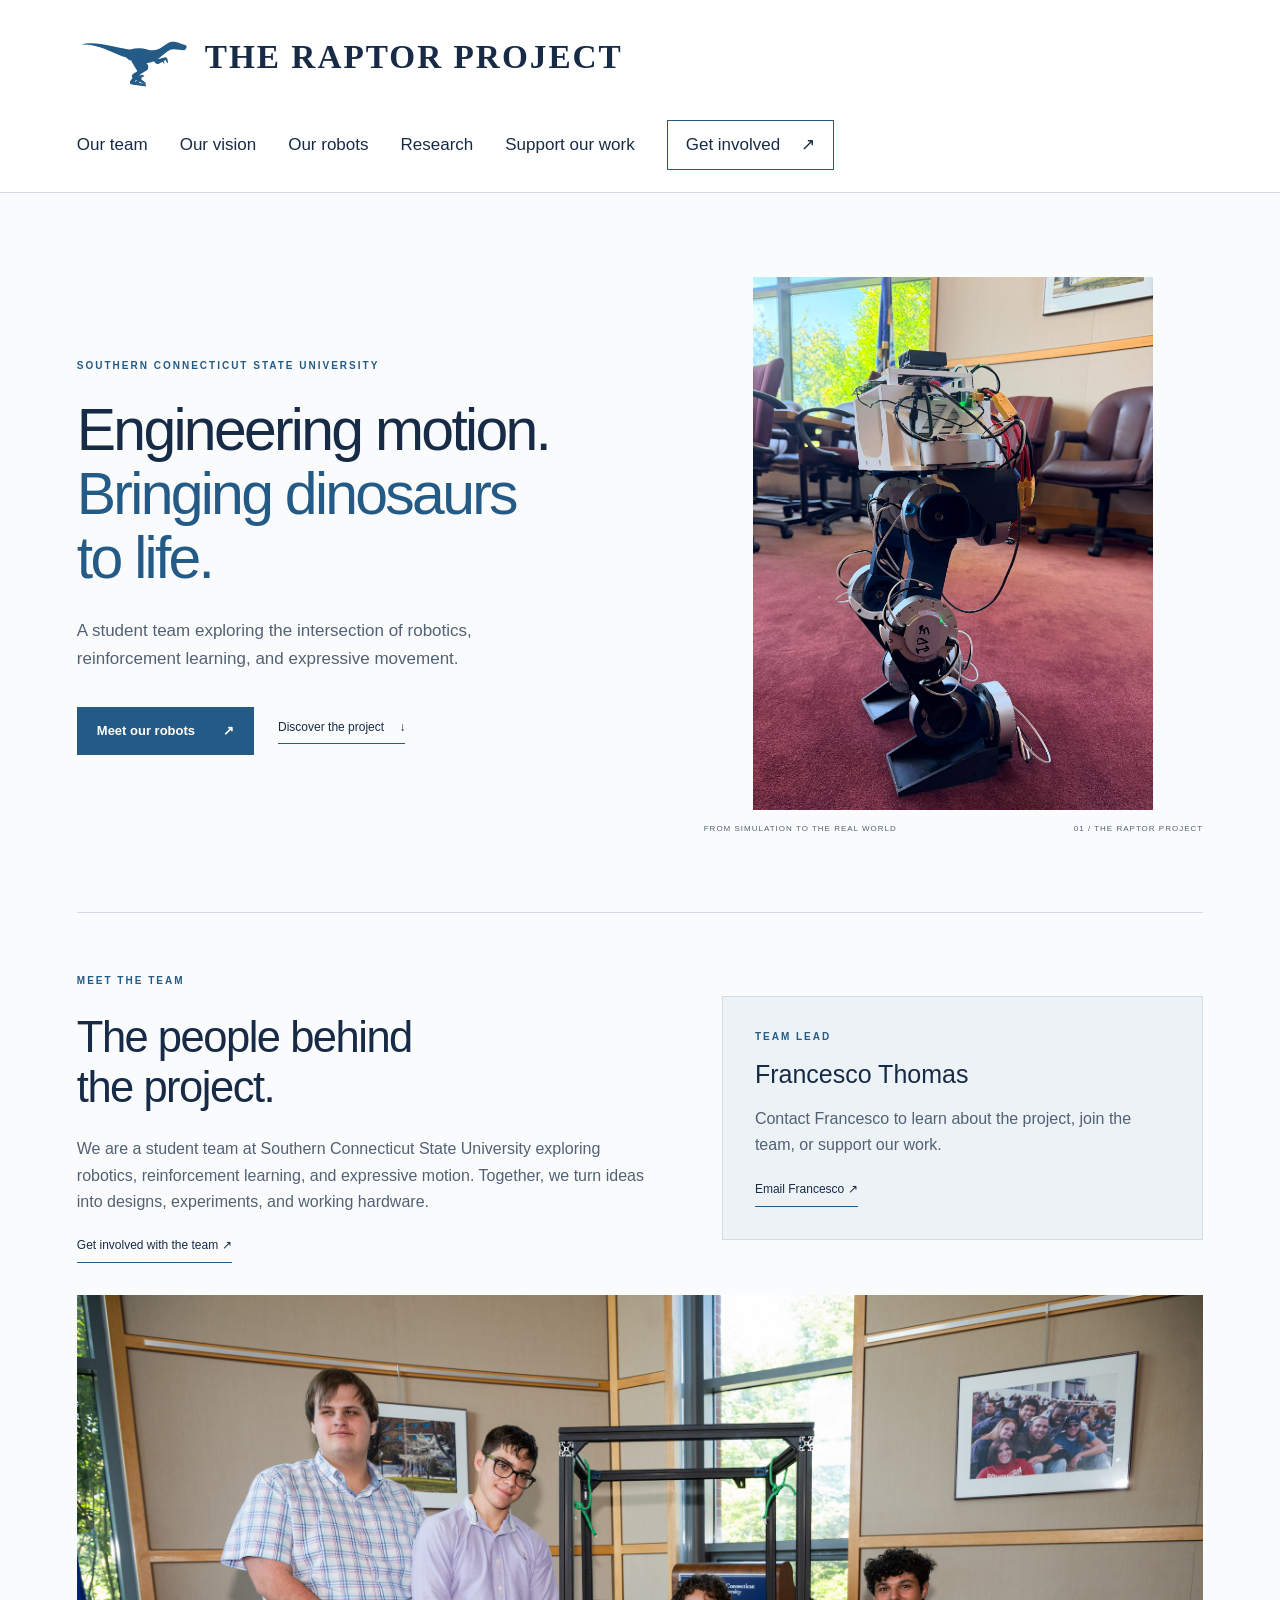
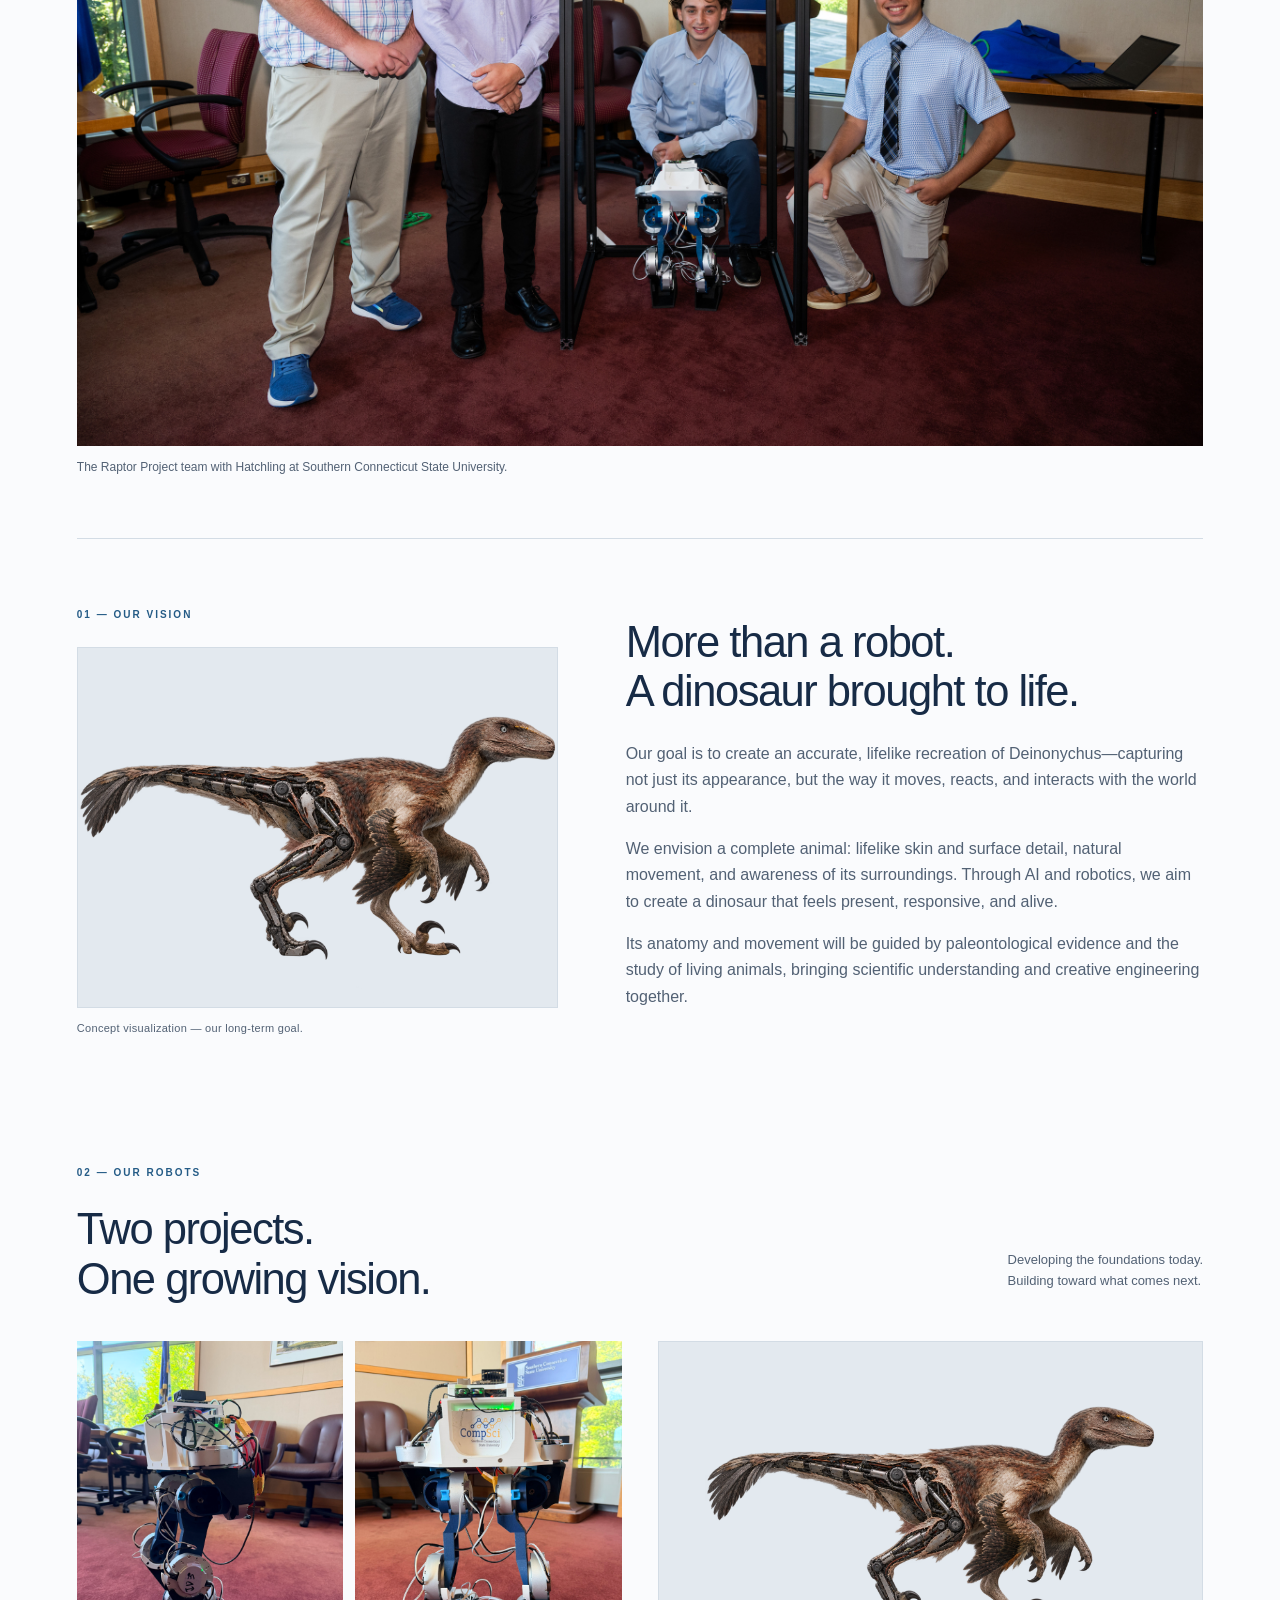
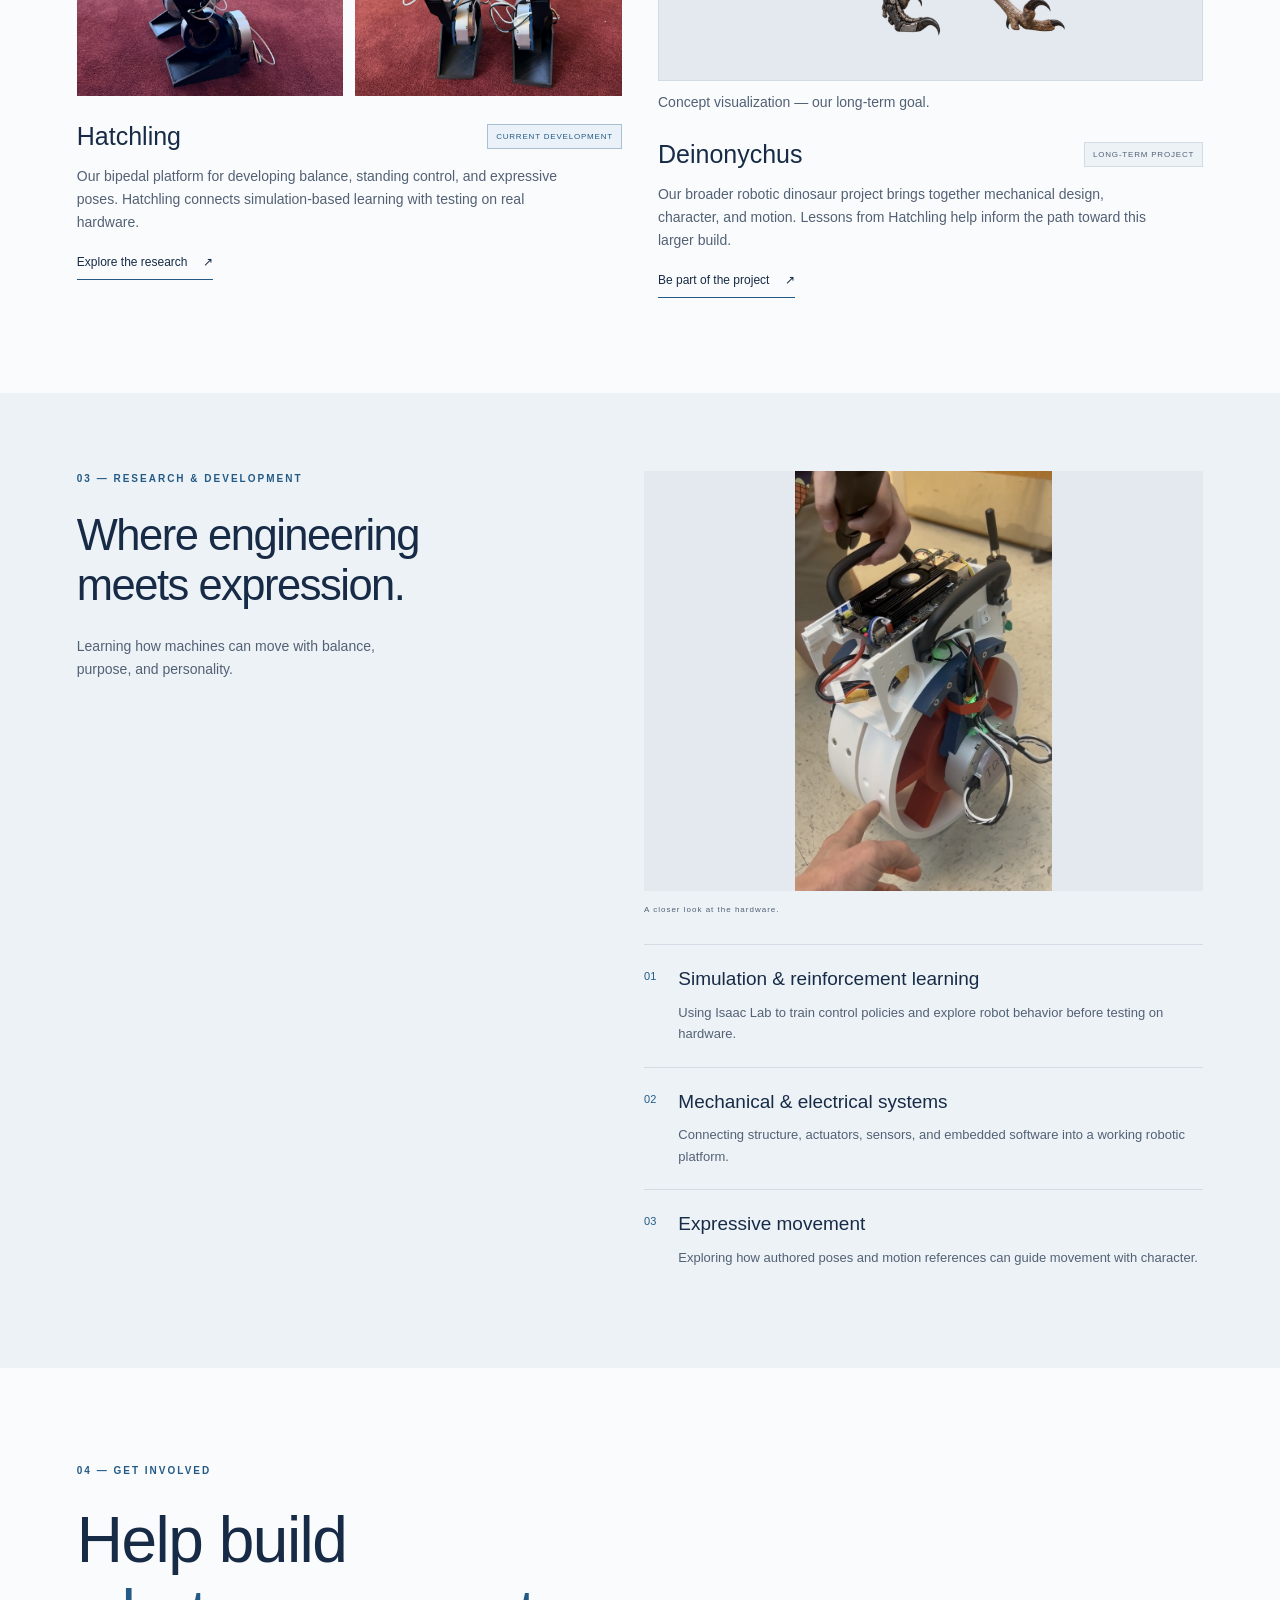
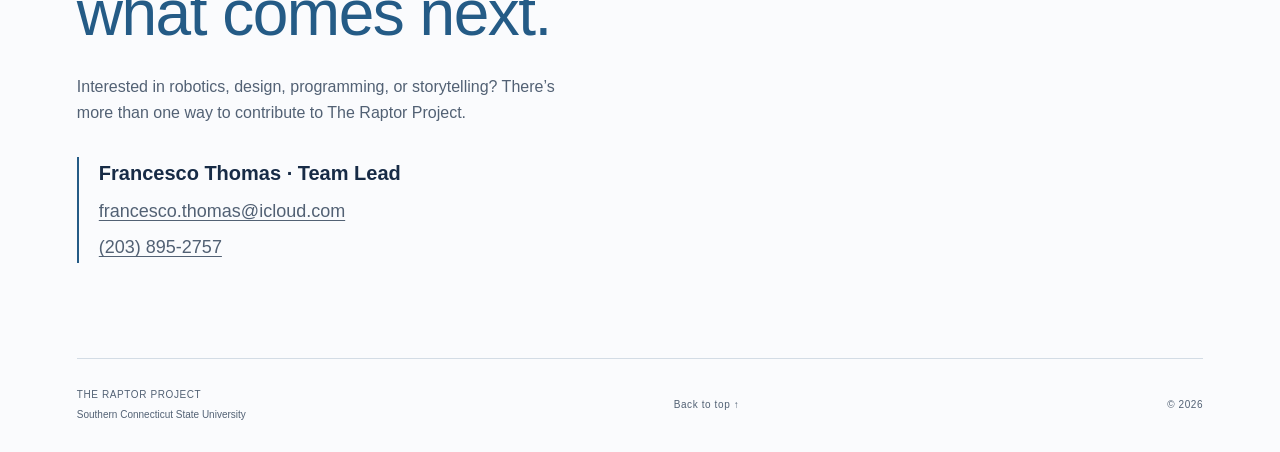
<file: index.html>
<!doctype html>
<html lang="en">
<head>
  <meta charset="UTF-8">
  <meta name="viewport" content="width=device-width, initial-scale=1">

  <meta
    name="description"
    content="Explore The Raptor Project's work in robotics, reinforcement learning, and expressive motion."
  >

  <title>The Raptor Project</title>

  <!-- Link preview: change the image URL below to choose a different photo. -->
  <meta property="og:type" content="website">
  <meta property="og:site_name" content="The Raptor Project">
  <meta property="og:title" content="The Raptor Project">
  <meta property="og:description" content="Explore The Raptor Project's work in robotics, reinforcement learning, and expressive motion.">
  <meta property="og:url" content="https://raptorproject.org/">
  <meta property="og:image" content="https://raptorproject.org/images/deinonychus-concept.png">
  <meta property="og:image:type" content="image/png">
  <meta property="og:image:width" content="1448">
  <meta property="og:image:height" content="1086">
  <meta property="og:image:alt" content="Concept visualization of a feathered robotic Deinonychus">
  <meta name="twitter:card" content="summary_large_image">
  <meta name="twitter:title" content="The Raptor Project">
  <meta name="twitter:description" content="Explore The Raptor Project's work in robotics, reinforcement learning, and expressive motion.">
  <meta name="twitter:image" content="https://raptorproject.org/images/deinonychus-concept.png">
  <meta name="twitter:image:alt" content="Concept visualization of a feathered robotic Deinonychus">

  <link rel="stylesheet" href="style.css">
  <script src="script.js" defer></script>
</head>

<body>
  <a class="skip-link" href="#main">Skip to content</a>

  <!-- HEADER AND NAVIGATION -->
  <div id="site-header"></div>

  <main id="main">

    <!-- HERO: MAIN HEADLINE AND ROBOT IMAGE -->
    <section class="hero wrap" id="home">
      <div class="hero-copy">
        <p class="eyebrow">
          SOUTHERN CONNECTICUT STATE UNIVERSITY
        </p>

        <h1>
          Engineering motion.<br>
          <span>
            Bringing dinosaurs<br>
            to life.
          </span>
        </h1>

        <p class="intro">
          A student team exploring the intersection of robotics,
          reinforcement learning, and expressive movement.
        </p>

        <div class="actions">
          <a class="button" href="#robots">
            Meet our robots
            <span aria-hidden="true">↗</span>
          </a>

          <a class="text-link" href="#mission">
            Discover the project
            <span aria-hidden="true">↓</span>
          </a>
        </div>
      </div>

      <figure class="hero-figure">
        <div class="image-frame hero-image">
            <img
              src="images/hatchling.png"
              alt="Hatchling bipedal robot standing on its two feet"
              fetchpriority="high"
              decoding="async"
            >
          </div>

        <figcaption>
          <span>FROM SIMULATION TO THE REAL WORLD</span>
          <span>01 / THE RAPTOR PROJECT</span>
        </figcaption>
      </figure>
    </section>

    <!-- TEAM: Add more member cards here as the team grows. -->
    <section id="team" class="team wrap" aria-labelledby="team-heading">
      <div>
        <p class="eyebrow">MEET THE TEAM</p>
        <h2 id="team-heading">The people behind<br>the project.</h2>
        <p>
          We are a student team at Southern Connecticut State University
          exploring robotics, reinforcement learning, and expressive motion.
          Together, we turn ideas into designs, experiments, and working hardware.
        </p>
        <a class="text-link" href="#contact">Get involved with the team ↗</a>
      </div>

      <div class="team-members">
        <article class="team-member">
          <p class="eyebrow">TEAM LEAD</p>
          <h3>Francesco Thomas</h3>
          <p>Contact Francesco to learn about the project, join the team, or support our work.</p>
          <a class="text-link" href="mailto:francesco.thomas@icloud.com">Email Francesco ↗</a>
        </article>
      </div>

      <!-- Current team photograph. Keep the full image visible. -->
      <figure class="team-photo">
        <img
          src="images/team.jpeg"
          alt="Four Raptor Project team members gathered around Hatchling and its testing frame"
          width="2400"
          height="1600"
          loading="lazy"
          decoding="async"
        >
        <figcaption>The Raptor Project team with Hatchling at Southern Connecticut State University.</figcaption>
      </figure>
    </section>

    <!-- OUR VISION -->
    <section id="mission" class="mission wrap">
      <div class="vision-visual">
        <p class="eyebrow">01 — OUR VISION</p>

        <figure class="vision-figure">
          <div class="image-frame vision-image">
            <img
              src="images/deinonychus-concept.png"
              alt="Concept visualization of a feathered Deinonychus with exposed robotic mechanisms"
              loading="lazy"
              decoding="async"
            >
          </div>

          <figcaption>
            Concept visualization — our long-term goal.
          </figcaption>
        </figure>
      </div>

      <div>
        <h2>
          More than a robot.<br>
          A dinosaur brought to life.
        </h2>

        <p>
          Our goal is to create an accurate, lifelike recreation of
          Deinonychus—capturing not just its appearance, but the way
          it moves, reacts, and interacts with the world around it.
        </p>

        <p>
          We envision a complete animal: lifelike skin and surface
          detail, natural movement, and awareness of its surroundings.
          Through AI and robotics, we aim to create a dinosaur that
          feels present, responsive, and alive.
        </p>

        <p>
          Its anatomy and movement will be guided by paleontological
          evidence and the study of living animals, bringing scientific
          understanding and creative engineering together.
        </p>
      </div>
    </section>

    <!-- OUR ROBOTS -->
    <section id="robots" class="robots wrap">
      <div class="section-heading">
        <div>
          <p class="eyebrow">02 — OUR ROBOTS</p>

          <h2>
            Two projects.<br>
            One growing vision.
          </h2>
        </div>

        <p>
          Developing the foundations today.<br>
          Building toward what comes next.
        </p>
      </div>

      <div class="robot-grid">

        <!-- Hatchling: side and front views. -->
        <article>
          <div class="hatchling-gallery">
            <img
              src="images/hatchling.png"
              alt="Full-body view of the Hatchling robot"
              loading="lazy"
              decoding="async"
            >
            <img
              src="images/hatchling-front.jpeg"
              alt="Front view of Hatchling standing on both feet"
              loading="lazy"
              decoding="async"
            >
          </div>

          <div class="robot-title">
            <h3>Hatchling</h3>
            <span class="tag">CURRENT DEVELOPMENT</span>
          </div>

          <p>
            Our bipedal platform for developing balance, standing
            control, and expressive poses. Hatchling connects
            simulation-based learning with testing on real hardware.
          </p>

          <a class="text-link" href="#research">
            Explore the research
            <span aria-hidden="true">↗</span>
          </a>
        </article>

        <!-- Deinonychus -->
        <article>
          <div class="image-frame robot-image">
            <img
              src="images/deinonychus-concept.png"
              alt="Concept visualization of the future robotic Deinonychus"
              loading="lazy"
              decoding="async"
            >
          </div>

          <p class="image-caption">Concept visualization — our long-term goal.</p>

          <div class="robot-title">
            <h3>Deinonychus</h3>
            <span class="tag muted">LONG-TERM PROJECT</span>
          </div>

          <p>
            Our broader robotic dinosaur project brings together
            mechanical design, character, and motion. Lessons from
            Hatchling help inform the path toward this larger build.
          </p>

          <a class="text-link" href="#contact">
            Be part of the project
            <span aria-hidden="true">↗</span>
          </a>
        </article>

      </div>
    </section>

    <!-- RESEARCH AND DEVELOPMENT -->
    <section id="research" class="research">
      <div class="wrap research-layout">
        <div>
          <p class="eyebrow">03 — RESEARCH &amp; DEVELOPMENT</p>

          <h2>
            Where engineering<br>
            meets expression.
          </h2>

          <p>
            Learning how machines can move with balance,
            purpose, and personality.
          </p>
        </div>

        <div class="research-list">
          <figure class="hardware-figure">
            <img
              src="images/robot-hardware.png"
              alt="Close-up of robot hardware showing its frame, onboard computer, wiring, and wheels"
              loading="lazy"
              decoding="async"
            >
            <figcaption>A closer look at the hardware.</figcaption>
          </figure>


          <!-- Research area 1 -->
          <article>
            <span>01</span>

            <div>
              <h3>Simulation &amp; reinforcement learning</h3>

              <p>
                Using Isaac Lab to train control policies and explore
                robot behavior before testing on hardware.
              </p>
            </div>
          </article>

          <!-- Research area 2 -->
          <article>
            <span>02</span>

            <div>
              <h3>Mechanical &amp; electrical systems</h3>

              <p>
                Connecting structure, actuators, sensors, and embedded
                software into a working robotic platform.
              </p>
            </div>
          </article>

          <!-- Research area 3 -->
          <article>
            <span>03</span>

            <div>
              <h3>Expressive movement</h3>

              <p>
                Exploring how authored poses and motion references
                can guide movement with character.
              </p>
            </div>
          </article>

        </div>
      </div>
    </section>

    <!-- GET INVOLVED AND CONTACT -->
    <section id="contact" class="contact wrap">
      <p class="eyebrow">04 — GET INVOLVED</p>

      <h2>
        Help build<br>
        <span>what comes next.</span>
      </h2>

      <p>
        Interested in robotics, design, programming, or storytelling?
        There’s more than one way to contribute to The Raptor Project.
      </p>

      <!-- Edit the contact details here when they change. -->
      <address class="contact-details">
        <strong>Francesco Thomas · Team Lead</strong>
        <a href="mailto:francesco.thomas@icloud.com">francesco.thomas@icloud.com</a>
        <a href="tel:+12038952757">(203) 895-2757</a>
      </address>
    </section>

  </main>

  <!-- FOOTER -->
  <footer class="wrap">
    <span>
      THE RAPTOR PROJECT
      <small>Southern Connecticut State University</small>
    </span>

    <a href="#home">Back to top ↑</a>

    <span>
      © <span id="year">2026</span>
    </span>
  </footer>
</body>
</html>
</file>
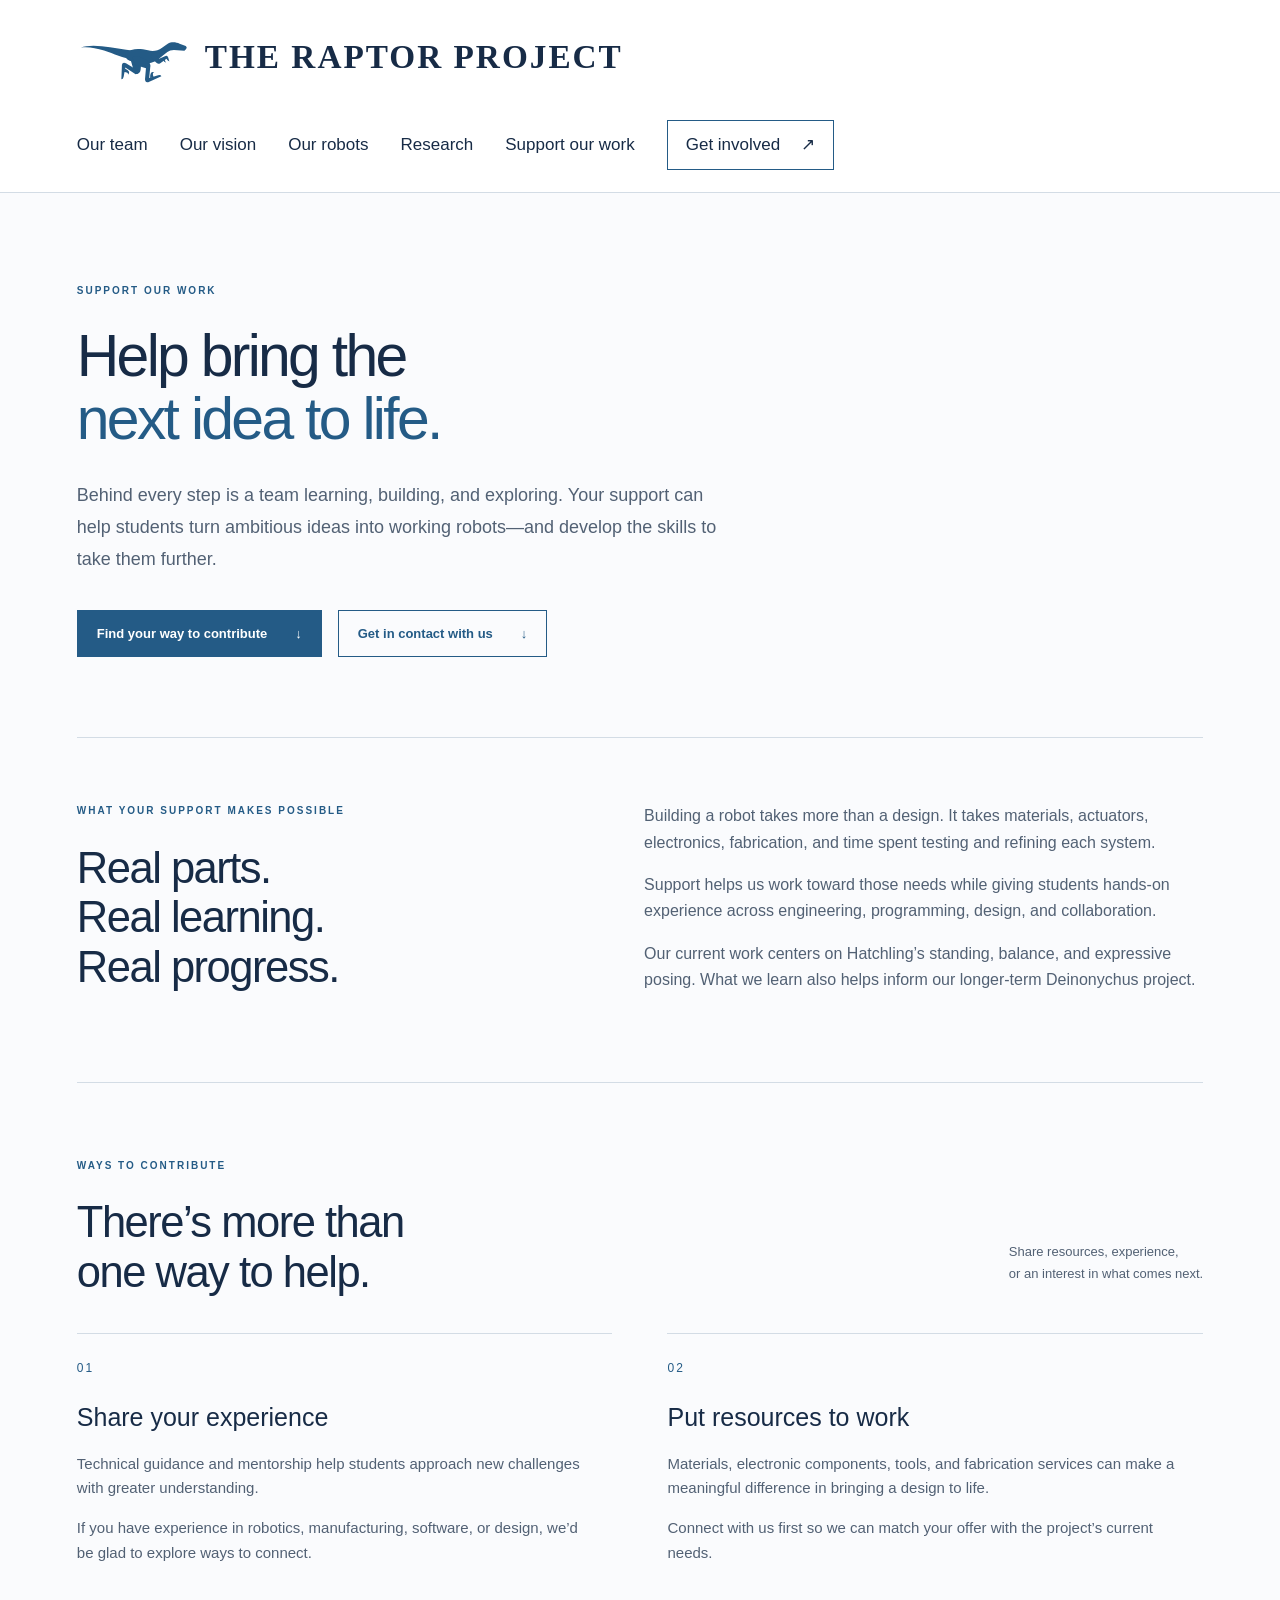
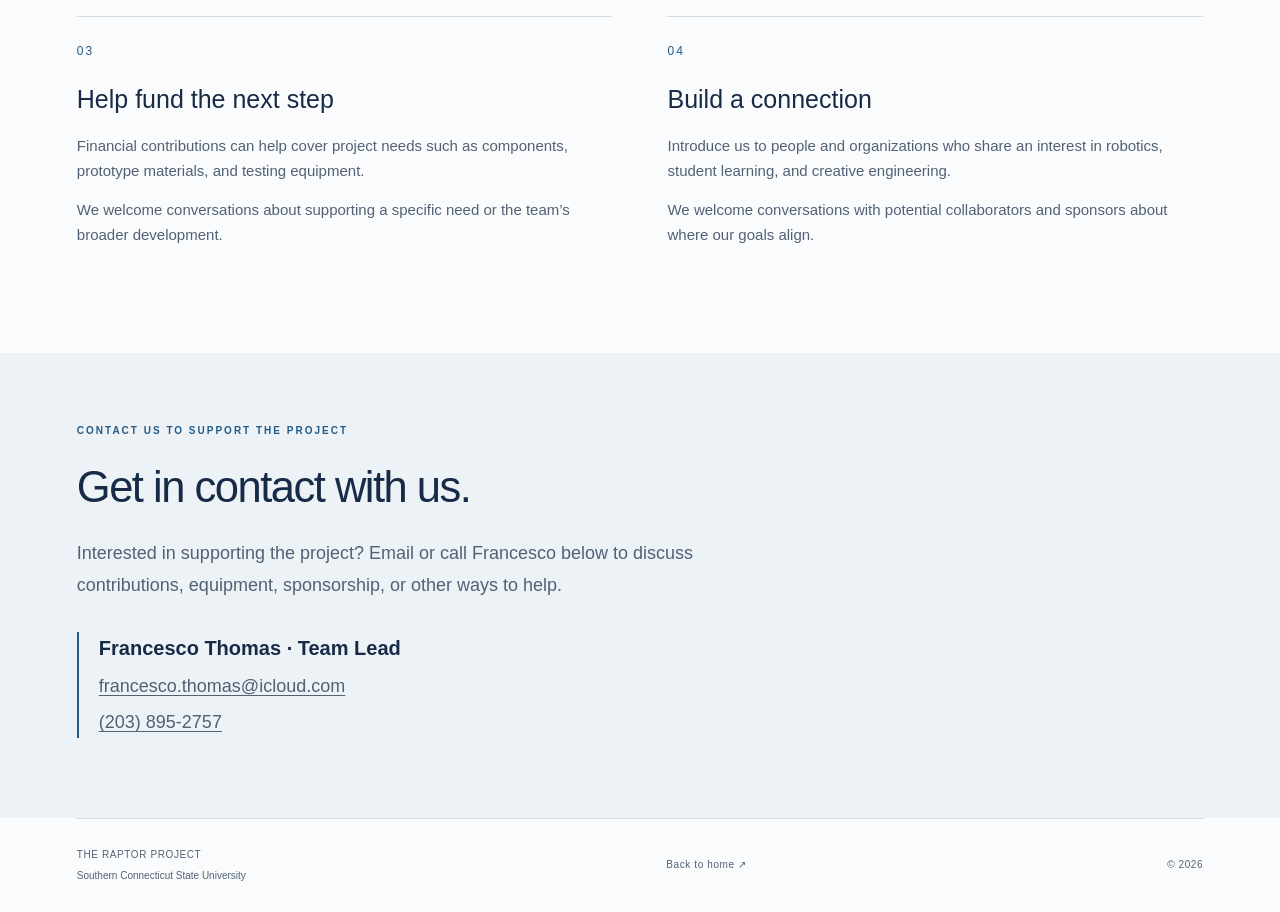
<file: support.html>
<!doctype html>
<html lang="en">
<head>
  <meta charset="UTF-8">
  <meta name="viewport" content="width=device-width, initial-scale=1">

  <meta
    name="description"
    content="Support The Raptor Project through equipment, materials, expertise, and financial contributions."
  >

  <title>Support Our Work | The Raptor Project</title>

  <!-- Link preview: change the image URL below to choose a different photo. -->
  <meta property="og:type" content="website">
  <meta property="og:site_name" content="The Raptor Project">
  <meta property="og:title" content="Support Our Work | The Raptor Project">
  <meta property="og:description" content="Support The Raptor Project through equipment, materials, expertise, and financial contributions.">
  <meta property="og:url" content="https://raptorproject.org/support.html">
  <meta property="og:image" content="https://raptorproject.org/images/deinonychus-concept.png">
  <meta property="og:image:type" content="image/png">
  <meta property="og:image:width" content="1448">
  <meta property="og:image:height" content="1086">
  <meta property="og:image:alt" content="Concept visualization of a feathered robotic Deinonychus">
  <meta name="twitter:card" content="summary_large_image">
  <meta name="twitter:title" content="Support Our Work | The Raptor Project">
  <meta name="twitter:description" content="Support The Raptor Project through equipment, materials, expertise, and financial contributions.">
  <meta name="twitter:image" content="https://raptorproject.org/images/deinonychus-concept.png">
  <meta name="twitter:image:alt" content="Concept visualization of a feathered robotic Deinonychus">

  <link rel="stylesheet" href="style.css">
  <script src="script.js" defer></script>
</head>

<body>
  <a class="skip-link" href="#main">Skip to content</a>

    
  <div id="site-header"></div>

  <main id="main">
    <section class="support-hero wrap">
      <p class="eyebrow">SUPPORT OUR WORK</p>

      <h1>
        Help bring the<br>
        <span>next idea to life.</span>
      </h1>

      <p class="support-lead">
        Behind every step is a team learning, building, and exploring.
        Your support can help students turn ambitious ideas into
        working robots—and develop the skills to take them further.
      </p>

      <div class="actions">
        <a class="button" href="#ways-to-support">
          Find your way to contribute
          <span aria-hidden="true">↓</span>
        </a>

        <a class="button button-outline" href="#support-contact">
          Get in contact with us
          <span aria-hidden="true">↓</span>
        </a>
      </div>
    </section>

    <section class="support-purpose wrap">
      <div>
        <p class="eyebrow">WHAT YOUR SUPPORT MAKES POSSIBLE</p>
        <h2>Real parts.<br>Real learning.<br>Real progress.</h2>
      </div>

      <div class="support-purpose-copy">
        <p>
          Building a robot takes more than a design. It takes
          materials, actuators, electronics, fabrication, and
          time spent testing and refining each system.
        </p>

        <p>
          Support helps us work toward those needs while giving
          students hands-on experience across engineering,
          programming, design, and collaboration.
        </p>

        <p>
          Our current work centers on Hatchling’s standing,
          balance, and expressive posing. What we learn also
          helps inform our longer-term Deinonychus project.
        </p>
      </div>
    </section>

    <section id="ways-to-support" class="support-ways wrap">
      <div class="section-heading">
        <div>
          <p class="eyebrow">WAYS TO CONTRIBUTE</p>
          <h2>There’s more than<br>one way to help.</h2>
        </div>

        <p>
          Share resources, experience,<br>
          or an interest in what comes next.
        </p>
      </div>

      <div class="support-grid">
        <article class="support-option">
          <span class="support-number">01</span>
          <h3>Share your experience</h3>
          <p>
            Technical guidance and mentorship help students
            approach new challenges with greater understanding.
          </p>
          <p>
            If you have experience in robotics, manufacturing,
            software, or design, we’d be glad to explore
            ways to connect.
          </p>
        </article>

        <article class="support-option">
          <span class="support-number">02</span>
          <h3>Put resources to work</h3>
          <p>
            Materials, electronic components, tools, and
            fabrication services can make a meaningful
            difference in bringing a design to life.
          </p>
          <p>
            Connect with us first so we can match your offer
            with the project’s current needs.
          </p>
        </article>

        <article class="support-option">
          <span class="support-number">03</span>
          <h3>Help fund the next step</h3>
          <p>
            Financial contributions can help cover project
            needs such as components, prototype materials,
            and testing equipment.
          </p>
          <p>
            We welcome conversations about supporting a
            specific need or the team’s broader development.
          </p>
        </article>

        <article class="support-option">
          <span class="support-number">04</span>
          <h3>Build a connection</h3>
          <p>
            Introduce us to people and organizations who share
            an interest in robotics, student learning,
            and creative engineering.
          </p>
          <p>
            We welcome conversations with potential collaborators
            and sponsors about where our goals align.
          </p>
        </article>
      </div>
    </section>

    <section id="support-contact" class="support-connect">
      <div class="wrap">
        <p class="eyebrow">CONTACT US TO SUPPORT THE PROJECT</p>

        <h2>
          Get in contact with us.
        </h2>

        <p class="support-lead">
          Interested in supporting the project? Email or call Francesco
          below to discuss contributions, equipment, sponsorship,
          or other ways to help.
        </p>

        <!-- Edit the contact details here when they change. -->
      <address class="contact-details">
        <strong>Francesco Thomas · Team Lead</strong>
        <a href="mailto:francesco.thomas@icloud.com">francesco.thomas@icloud.com</a>
        <a href="tel:+12038952757">(203) 895-2757</a>
      </address>
      </div>
    </section>
  </main>

  <footer class="wrap">
    <span>
      THE RAPTOR PROJECT
      <small>Southern Connecticut State University</small>
    </span>

    <a href="index.html">Back to home ↗</a>

    <span>© <span id="year">2026</span></span>
  </footer>
</body>
</html>
</file>
<file: style.css>
/* ==================================================
   1. COLORS
   Edit these variables to change the site's palette.
   ================================================== */

:root {
  --bg: #fafbfd;
  --panel: #edf2f7;
  --text: #172b46;
  --muted: #526174;
  --accent: #245b86;
  --line: #d3dce5;
  --image: #e3e9ef;
}


/* ==================================================
   2. BASE STYLES
   ================================================== */

* {
  box-sizing: border-box;
}

html {
  scroll-behavior: smooth;
  scroll-padding-top: 100px;
}

body {
  margin: 0;
  background: var(--bg);
  color: var(--text);
  font-family: Arial, Helvetica, sans-serif;
  line-height: 1.65;
}

a {
  color: inherit;
  text-decoration: none;
}

a:hover {
  color: var(--accent);
}

button {
  font: inherit;
}

a:focus-visible,
button:focus-visible {
  outline: 2px solid var(--accent);
  outline-offset: 6px;
}

h1,
h2,
h3,
p,
figure {
  margin-top: 0;
}

h1 {
  font-size: clamp(40px, 4.6vw, 70px);
  line-height: 1.08;
  letter-spacing: -2.7px;
  margin-bottom: 28px;
  font-weight: 500;
}

h2 {
  font-size: clamp(34px, 3.4vw, 49px);
  font-weight: 500;
  line-height: 1.14;
  letter-spacing: -1.5px;
  margin-bottom: 24px;
}

h3 {
  font-size: 25px;
  line-height: 1.3;
  font-weight: 500;
  margin-bottom: 0;
}

h1 span,
.contact h2 span {
  color: var(--accent);
}


/* ==================================================
   3. SHARED LAYOUT AND COMPONENTS
   ================================================== */

/* Centers content and limits its width. */
.wrap {
  width: min(1280px, 88%);
  margin-inline: auto;
}

/* Small uppercase labels above headings. */
.eyebrow {
  color: var(--accent);
  font-size: 10px;
  font-weight: 700;
  letter-spacing: 2px;
  margin: 0 0 24px;
}

.actions {
  display: flex;
  align-items: center;
  flex-wrap: wrap;
  gap: 24px;
  margin-top: 34px;
}

.button {
  display: inline-flex;
  gap: 28px;
  align-items: center;
  background: var(--accent);
  color: #172010;
  padding: 13px 20px;
  font-size: 13px;
  font-weight: 700;
}

.button:hover {
  background: #d3f7a7;
  color: #172010;
}

.text-link {
  font-size: 12px;
  border-bottom: 1px solid #67735f;
  padding-bottom: 6px;
  display: inline-block;
}

.text-link span {
  margin-left: 12px;
}

.section-heading {
  display: flex;
  justify-content: space-between;
  align-items: end;
  gap: 25px;
  margin-bottom: 36px;
}

.section-heading > p {
  color: var(--muted);
  font-size: 13px;
}

.section-heading h2 {
  margin-bottom: 0;
}


/* ==================================================
   4. HEADER AND NAVIGATION
   ================================================== */

.header {
  min-height: 100px;
  padding: 22px 6%;
  display: flex;
  align-items: center;
  justify-content: space-between;
  gap: 28px;
  border-bottom: 1px solid var(--line);
}

.brand {
  display: flex;
  align-items: center;
  gap: 14px;
  font-size: 11px;
  letter-spacing: 1.8px;
  line-height: 1.55;
}

.brand strong {
  font-size: 16px;
  letter-spacing: 4px;
}

.logo {
  background: #353b36;
  color: #c4cbc5;
  width: 46px;
  height: 46px;
  display: grid;
  place-items: center;
  font-size: 9px;
  letter-spacing: 1px;
}

nav {
  display: flex;
  align-items: center;
  gap: 32px;
  font-size: 17px;
  font-weight: 500;
}

.nav-contact {
  border: 1px solid #64715e;
  padding: 10px 18px;
}

.nav-contact span {
  margin-left: 16px;
}

nav a[aria-current="page"] {
  color: var(--accent);
  border-color: var(--accent);
}

.menu-toggle {
  background: transparent;
  border: 1px solid var(--line);
  color: var(--text);
  padding: 8px 14px;
}


/* ==================================================
   5. HOMEPAGE HERO
   ================================================== */

.hero {
  padding-top: 84px;
  padding-bottom: 76px;
  display: grid;
  grid-template-columns: 1.12fr 1fr;
  gap: 6%;
  align-items: center;
}

.intro {
  max-width: 420px;
  font-size: 17px;
  color: var(--muted);
}

.hero-figure {
  margin: 0;
}

/* Follow the portrait photo's proportions without borders or side bands. */
.hero-image {
  width: min(100%, 400px);
  margin-inline: auto;
}

.image-frame.hero-image {
  background: transparent;
  border: 0;
}

.image-frame.hero-image img {
  height: auto;
}

figcaption {
  display: flex;
  justify-content: space-between;
  gap: 10px;
  margin-top: 12px;
  font-size: 8px;
  letter-spacing: 1px;
  color: var(--muted);
}


/* ==================================================
   6. PHOTOGRAPHS AND CONCEPT IMAGES
   Contain keeps the entire robot visible without cropping.
   ================================================== */

.image-frame {
  background: var(--image);
  border: 1px solid var(--line);
  overflow: hidden;
}

.image-frame img {
  display: block;
  width: 100%;
  height: 100%;
  object-fit: contain;
}

.image-caption {
  margin: 10px 0 0;
  color: var(--muted);
  font-size: 12px;
}

.hardware-figure {
  margin: 0 0 28px;
}

.hardware-figure img {
  display: block;
  width: 100%;
  max-height: 420px;
  object-fit: contain;
  background: var(--image);
}

/* Team introduction immediately below the hero. */
.team {
  display: grid;
  grid-template-columns: 1.2fr 1fr;
  align-items: center;
  column-gap: 6%;
  row-gap: 32px;
  padding-block: 60px;
  border-top: 1px solid var(--line);
}

.team p:not(.eyebrow) {
  max-width: 620px;
  color: var(--muted);
}

.team-member {
  padding: 32px;
  background: var(--panel);
  border: 1px solid var(--line);
}

.team-member h3 {
  margin-bottom: 16px;
}

.team-member .eyebrow {
  margin-bottom: 12px;
}

/* Full-width space for the current team's group photo. */
.team-photo {
  grid-column: 1 / -1;
  min-width: 0;
  margin: 0;
}

.team-photo img {
  display: block;
  width: 100%;
  height: auto;
}

.team-photo figcaption {
  font-size: 12px;
  letter-spacing: 0;
}

/* ==================================================
   7. OUR MISSION
   ================================================== */

.mission {
  padding-block: 68px 88px;
  border-top: 1px solid var(--line);
  display: grid;
  grid-template-columns: 1fr 2fr;
  gap: 7%;
}

.mission > div {
  max-width: 720px;
}

.mission p:not(.eyebrow) {
  color: var(--muted);
  max-width: 660px;
  font-size: 16px;
}


/* ==================================================
   8. OUR ROBOTS
   ================================================== */

.robots {
  padding-block: 40px 95px;
}

.robot-grid {
  display: grid;
  grid-template-columns: 1fr 1fr;
  gap: 36px;
}

.robot-image {
  aspect-ratio: 16 / 10;
}

/* Side and front portraits share the Hatchling card without cropping. */
.hatchling-gallery {
  display: grid;
  grid-template-columns: repeat(2, minmax(0, 1fr));
  gap: 12px;
}

.hatchling-gallery img {
  display: block;
  width: 100%;
  height: auto;
}

.robot-title {
  display: flex;
  align-items: center;
  justify-content: space-between;
  gap: 12px;
  margin: 24px 0 12px;
}

.tag {
  font-size: 8px;
  letter-spacing: 0.8px;
  color: var(--accent);
  border: 1px solid #576749;
  padding: 5px 8px;
  white-space: nowrap;
}

.tag.muted {
  color: #bcc4bd;
  border-color: #4d564f;
}

.robot-grid article > p {
  color: var(--muted);
  font-size: 14px;
  max-width: 510px;
}


/* ==================================================
   9. RESEARCH AND DEVELOPMENT
   ================================================== */

.research {
  background: var(--panel);
  padding-block: 78px;
}

.research-layout {
  display: grid;
  grid-template-columns: 1fr 1.2fr;
  gap: 9%;
}

.research-layout > div > p:not(.eyebrow) {
  color: var(--muted);
  font-size: 14px;
  max-width: 330px;
}

.research-list article {
  display: flex;
  gap: 22px;
  border-top: 1px solid var(--line);
  padding-block: 22px;
}

.research-list article > span {
  color: var(--accent);
  font-size: 11px;
}

.research-list h3 {
  font-size: 19px;
  margin-bottom: 10px;
}

.research-list p {
  font-size: 13px;
  color: var(--muted);
  margin-bottom: 0;
}


/* ==================================================
   10. CONTACT
   ================================================== */

.contact {
  padding-block: 95px;
  max-width: 1280px;
}

.contact h2 {
  font-size: clamp(42px, 5vw, 70px);
}

.contact > p:not(.eyebrow) {
  max-width: 510px;
  color: var(--muted);
}

.contact-details {
  border-left: 2px solid var(--accent);
  padding-left: 20px;
  margin-top: 30px;
}

.contact-details {
  font-size: 20px;
  font-style: normal;
  overflow-wrap: anywhere;
}

.contact-details strong,
.contact-details a {
  display: block;
}

.contact-details a {
  width: fit-content;
  text-decoration: underline;
  text-underline-offset: 3px;
}

.contact-details a {
  font-size: 18px;
  color: var(--muted);
  margin: 7px 0 0;
}


/* ==================================================
   11. FOOTER
   ================================================== */

footer {
  border-top: 1px solid var(--line);
  padding-block: 28px;
  display: flex;
  align-items: center;
  justify-content: space-between;
  gap: 24px;
  font-size: 10px;
  letter-spacing: 0.6px;
  color: var(--muted);
}

footer small {
  display: block;
  font-size: 10px;
  letter-spacing: 0;
  margin-top: 4px;
}


/* ==================================================
   12. ACCESSIBILITY
   ================================================== */

.skip-link {
  position: absolute;
  left: 12px;
  top: -100px;
  background: var(--accent);
  color: #141716;
  padding: 10px;
  z-index: 10;
}

.skip-link:focus {
  top: 10px;
}


/* ==================================================
   13. SUPPORT OUR WORK PAGE
   ================================================== */

.support-hero {
  padding-block: 90px 80px;
}

.support-hero h1 {
  max-width: 900px;
}

.support-lead {
  max-width: 650px;
  color: var(--muted);
  font-size: 18px;
  line-height: 1.8;
}

/* Let both hero buttons wrap naturally on smaller screens. */
.support-hero .actions {
  gap: 16px;
}

.button.button-outline {
  background: transparent;
  color: var(--accent);
  box-shadow: inset 0 0 0 1px var(--accent);
}

.button.button-outline:hover {
  background: var(--panel);
}

.support-purpose {
  display: grid;
  grid-template-columns: 1fr 1.2fr;
  gap: 9%;
  padding-block: 65px;
  border-top: 1px solid var(--line);
  border-bottom: 1px solid var(--line);
}

.support-purpose-copy p {
  color: var(--muted);
  font-size: 16px;
}

.support-purpose-copy p:last-child {
  margin-bottom: 0;
}

.support-ways {
  padding-block: 75px 90px;
}

.support-grid {
  display: grid;
  grid-template-columns: repeat(2, minmax(0, 1fr));
  column-gap: 55px;
  row-gap: 35px;
}

.support-option {
  border-top: 1px solid var(--line);
  padding-top: 25px;
}

.support-number {
  display: block;
  margin-bottom: 22px;
  color: var(--accent);
  font-size: 12px;
  letter-spacing: 2px;
}

.support-option h3 {
  margin-bottom: 18px;
}

.support-option p {
  max-width: 510px;
  color: var(--muted);
  font-size: 15px;
}

.support-connect {
  padding-block: 70px 80px;
  background: var(--panel);
}


/* ==================================================
   14. TABLET AND SMALLER DESKTOP SCREENS
   Applies at screen widths of 950px or less.
   ================================================== */

@media (max-width: 950px) {
  nav {
    gap: 18px;
  }

  .hero {
    gap: 5%;
    padding-top: 55px;
  }

  h1 {
    font-size: 46px;
  }

  .robot-title {
    align-items: start;
    flex-direction: column;
  }

  .research-layout {
    gap: 6%;
  }

  .actions {
    gap: 18px;
  }
}


/* ==================================================
   15. MOBILE SCREENS
   Applies at screen widths of 700px or less.
   ================================================== */

@media (max-width: 700px) {
  html {
    scroll-padding-top: 20px;
  }

  /* Header and navigation */

  .header {
    flex-wrap: wrap;
    padding-block: 18px;
    min-height: 85px;
    gap: 18px;
  }

  .menu-toggle:not([hidden]) {
    display: block;
  }

  nav {
    width: 100%;
    flex-wrap: wrap;
    gap: 16px;
    font-size: 12px;
  }

  nav[data-collapsed="true"] {
    display: none;
  }

  /* Shared typography */

  h1 {
    font-size: clamp(38px, 9vw, 58px);
    letter-spacing: -1.8px;
  }

  .eyebrow {
    font-size: 9px;
    letter-spacing: 1.5px;
  }

  /* Homepage hero */

  .hero {
    grid-template-columns: 1fr;
    padding-top: 42px;
    gap: 38px;
    padding-bottom: 45px;
  }

  .intro {
    font-size: 16px;
  }


  /* Team and mission */

  .team {
    grid-template-columns: 1fr;
    gap: 28px;
    padding-block: 45px;
  }

  .team-member {
    padding: 24px;
  }


  .mission {
    grid-template-columns: 1fr;
    gap: 0;
    padding-block: 45px;
  }

  .mission > .eyebrow {
    margin-bottom: 24px;
  }

  /* Section headings */

  .section-heading {
    align-items: start;
    flex-direction: column;
    gap: 16px;
  }

  .section-heading > p {
    margin: 0;
  }

  /* Robots */

  .robots {
    padding-block: 20px 55px;
  }

  .robot-grid {
    grid-template-columns: 1fr;
    gap: 44px;
  }

  .robot-title {
    flex-direction: row;
    align-items: center;
  }

  /* Research */

  .research {
    padding-block: 48px;
  }

  .research-layout {
    grid-template-columns: 1fr;
    gap: 24px;
  }

  /* Contact and footer */

  .contact {
    padding-block: 55px;
  }

  footer {
    flex-wrap: wrap;
  }

  footer > span:first-child {
    width: 100%;
  }

  /* Support page */

  .support-hero {
    padding-block: 50px;
  }

  .support-lead {
    font-size: 16px;
  }

  .support-purpose {
    grid-template-columns: 1fr;
    gap: 15px;
    padding-block: 45px;
  }

  .support-ways {
    padding-block: 50px;
  }

  .support-grid {
    grid-template-columns: 1fr;
    gap: 25px;
  }

  .support-connect {
    padding-block: 50px;
  }
}


/* ==================================================
   16. REDUCED MOTION
   Respects the visitor's accessibility preference.
   ================================================== */

@media (prefers-reduced-motion: reduce) {
  html {
    scroll-behavior: auto;
  }
}



/* Larger prehistoric-inspired header lettering */

.brand {
  flex-shrink: 0;
}

.brand-name {
  font-family: Copperplate, "Copperplate Gothic Light", fantasy;
  font-size: clamp(24px, 2.6vw, 40px);
  font-weight: 700;
  line-height: 1.15;
  letter-spacing: 2px;
  color: var(--text);
  white-space: nowrap;
}

/* Give the larger title room alongside the navigation. */
.header {
  flex-wrap: wrap;
}

.header nav {
  flex-wrap: wrap;
}

/* Keep the title comfortable on smaller screens. */
@media (max-width: 700px) {
  .brand {
    gap: 10px;
    min-width: 0;
    flex-shrink: 1;
  }

  .brand-name {
    font-size: clamp(18px, 4.5vw, 30px);
    letter-spacing: 1px;
  }

  .brand .logo {
    flex-shrink: 0;
  }
}


/* Animated raptor beside the project name */
.raptor-logo {
  display: block;
  width: 114px;
  height: 70px;
  flex-shrink: 0;
  object-fit: contain;
}

@media (max-width: 700px) {
  .raptor-logo {
    width: 72px;
    height: 44px;
  }
}




/* Vision section: concept image beside the project goal */

#mission {
  grid-template-columns: 1fr 1.2fr;
  align-items: center;
  gap: 6%;
}

.vision-visual {
  min-width: 0;
}

.vision-figure {
  margin: 0;
}

.vision-image {
  width: 100%;
  aspect-ratio: 4 / 3;
}

.vision-figure figcaption {
  font-size: 11px;
  letter-spacing: 0.3px;
  line-height: 1.5;
}

@media (max-width: 700px) {
  #mission {
    grid-template-columns: 1fr;
    gap: 30px;
  }
}


/* Light research-themed color scheme */

.header {
  background: #ffffff;
}

.logo {
  background: var(--panel);
  color: var(--text);
}

.nav-contact {
  border-color: var(--accent);
}

.button {
  background: var(--accent);
  color: #ffffff;
}

.button:hover {
  background: #193f60;
  color: #ffffff;
}

.text-link {
  border-bottom-color: var(--accent);
}


.tag {
  color: var(--accent);
  background: #eaf1f8;
  border-color: #a9bfd3;
}

.tag.muted {
  color: var(--muted);
  background: var(--panel);
  border-color: var(--line);
}

.skip-link {
  background: var(--accent);
  color: #ffffff;
}
</file>
